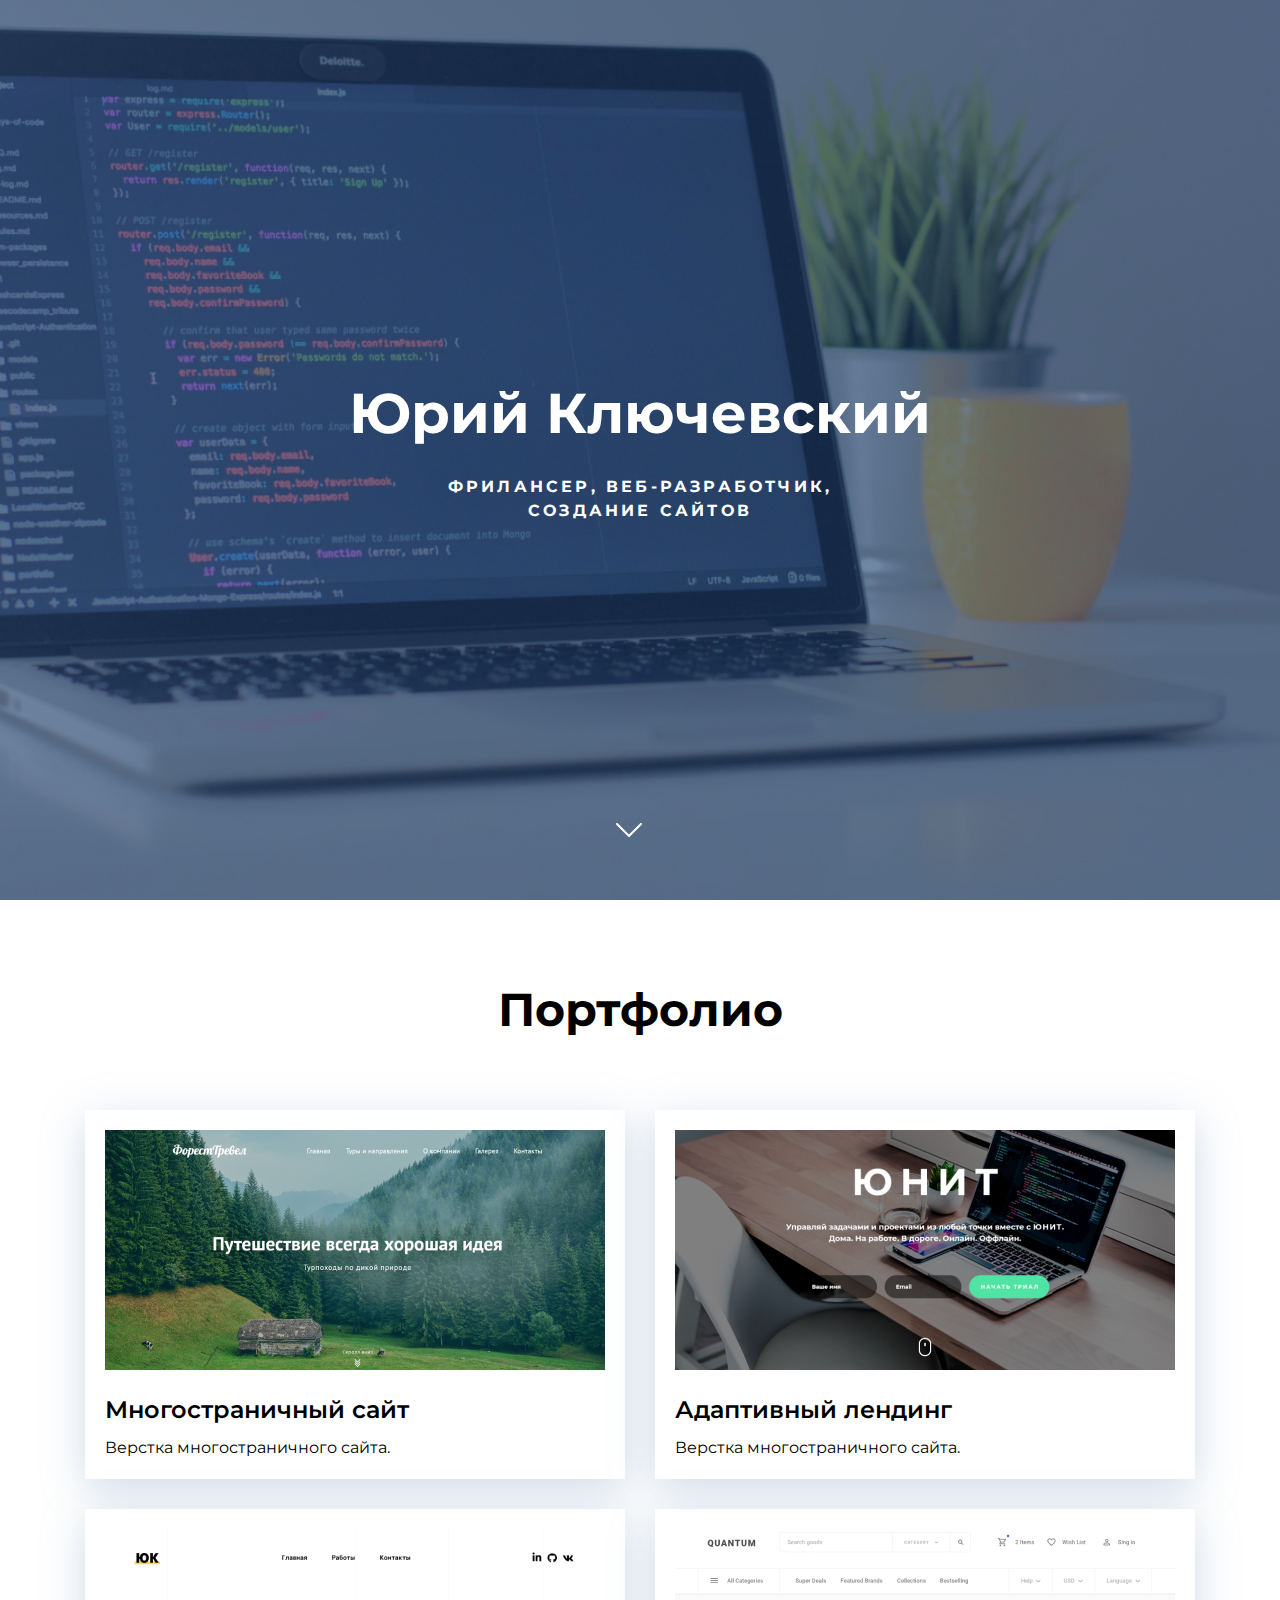
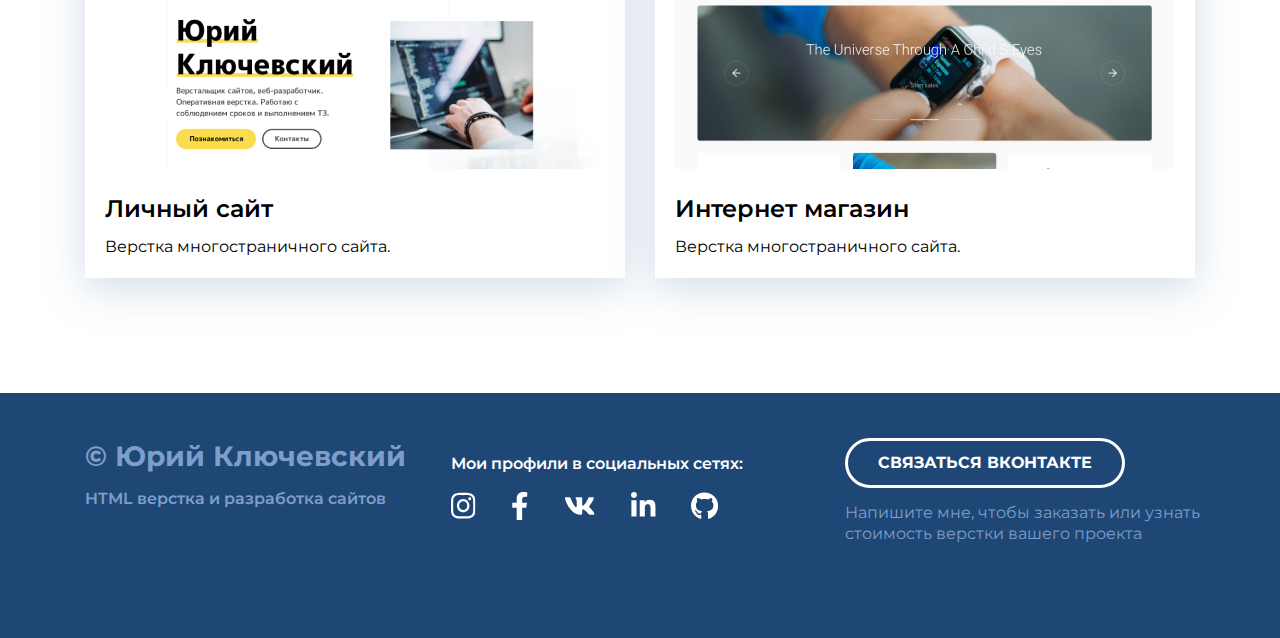
<file: index.html>
<!DOCTYPE html>
<html lang="en">

<head>
    <meta charset="UTF-8">
    <meta http-equiv="X-UA-Compatible" content="IE=edge">
    <meta name="viewport" content="width=device-width, initial-scale=1.0">
    <title>Document</title>
    <link rel="preconnect" href="https://fonts.googleapis.com">
    <link rel="preconnect" href="https://fonts.googleapis.com">
    <link rel="preconnect" href="https://fonts.gstatic.com" crossorigin>
    <link href="https://fonts.googleapis.com/css2?family=Montserrat:wght@400;600;700&display=swap" rel="stylesheet">
    <link rel="stylesheet" href="css/media.css">
    <link rel="stylesheet" href="css/style.css">
    

</head>

<body>
    <div class="header">
        <h1 class="header-title">Юрий Ключевский</h1>
        <p class="header-subtitle">фрилансер, веб-разработчик,<br>
            создание сайтов<br></p>
        <div class="header-arrow"><img src="header/Shape.svg" alt="Arrow"></div>

    </div>
    <div class="portfolio ">
        <div class="container">
            <h2 class="portfolio-header">Портфолио</h2>
            <!--portfolio-card-wrapper-->
            <div class="portfolio-card-wrapper">
                <!--//Card-->
                <!--/Card-->
                <div class="card">
                    <img class="card-img" src="project/forest.jpg" alt="Многостраничный сайт">
                    <h3 class="card-title">
                        <a class="card-link" href="forest-travel.html">Многостраничный сайт</a>
                    </h3>
                    <p>Верстка многостраничного сайта.</p>
                </div>
                <!--//Card-->
                <div class="card">
                    <img class="card-img" src="project/unit.jpg" alt="Адаптивный лендинг">
                    <h3 class="card-title">Адаптивный лендинг</h3>
                    <p>Верстка многостраничного сайта.</p>
                </div>
                <!--//Card-->
                <div class="card">
                    <img class="card-img" src="project/portfolio.jpg" alt="Личный сайт">
                    <h3 class="card-title">Личный сайт </h3>
                    <p>Верстка многостраничного сайта.</p>
                </div>
                <!--//Card-->
                <div class="card">
                    <img class="card-img" src="project/quantum.jpg" alt="Интернет магазин">
                    <h3 class="card-title">Интернет магазин</h3>
                    <p>Верстка многостраничного сайта.</p>
                </div>
                <!--//Card-->
            </div>
            <!--//portfolio-card-wrapper-->

        </div>
    </div>
    <div class="footer">
        <div class="container">
            <div class="footer-row">
                <!--footer-copiroight-->
                <div class="footer-copiright">
                    <div class="footer-copiright-name">
                        © Юрий Ключевский
                    </div>
                    <p>HTML верстка и разработка сайтов</p>
                </div>
                <!--footer-copiroight-->
                <!--footer-icons-->
                <div class="footer-icons">
                    <p>Мои профили в социальных сетях:</p>
                    <div class="footer-icons-row">
                        <a href="#"><svg width="25" height="30" viewBox="0 0 25 30" fill="none"
                                xmlns="http://www.w3.org/2000/svg">
                                <g clip-path="url(#clip0_406_541)">
                                    <path
                                        d="M12.2036 8.07137C8.74026 8.07137 5.9467 11.008 5.9467 14.6487C5.9467 18.2894 8.74026 21.226 12.2036 21.226C15.667 21.226 18.4605 18.2894 18.4605 14.6487C18.4605 11.008 15.667 8.07137 12.2036 8.07137ZM12.2036 18.9248C9.96551 18.9248 8.13581 17.0071 8.13581 14.6487C8.13581 12.2902 9.96006 10.3726 12.2036 10.3726C14.4472 10.3726 16.2714 12.2902 16.2714 14.6487C16.2714 17.0071 14.4417 18.9248 12.2036 18.9248V18.9248ZM20.1759 7.80233C20.1759 8.65526 19.5224 9.33646 18.7165 9.33646C17.9051 9.33646 17.2571 8.64953 17.2571 7.80233C17.2571 6.95512 17.9105 6.26819 18.7165 6.26819C19.5224 6.26819 20.1759 6.95512 20.1759 7.80233ZM24.3199 9.35936C24.2274 7.3043 23.7808 5.48395 22.3487 3.98416C20.9219 2.48437 19.1902 2.01498 17.2353 1.91194C15.2204 1.79172 9.18135 1.79172 7.1665 1.91194C5.217 2.00925 3.48532 2.47865 2.05314 3.97844C0.620969 5.47823 0.179881 7.29858 0.0818609 9.35363C-0.0324953 11.4717 -0.0324953 17.82 0.0818609 19.938C0.174435 21.9931 0.620969 23.8134 2.05314 25.3132C3.48532 26.813 5.21155 27.2824 7.1665 27.3854C9.18135 27.5056 15.2204 27.5056 17.2353 27.3854C19.1902 27.2881 20.9219 26.8187 22.3487 25.3132C23.7754 23.8134 24.2219 21.9931 24.3199 19.938C24.4343 17.82 24.4343 11.4774 24.3199 9.35936V9.35936ZM21.717 22.2106C21.2922 23.3326 20.4699 24.197 19.3972 24.6492C17.7907 25.3189 13.9789 25.1644 12.2036 25.1644C10.4284 25.1644 6.61106 25.3132 5.01007 24.6492C3.94274 24.2027 3.12047 23.3383 2.69027 22.2106C2.05314 20.5219 2.20017 16.5148 2.20017 14.6487C2.20017 12.7825 2.05859 8.76975 2.69027 7.08678C3.11502 5.9648 3.9373 5.10042 5.01007 4.64819C6.6165 3.97844 10.4284 4.133 12.2036 4.133C13.9789 4.133 17.7962 3.98416 19.3972 4.64819C20.4645 5.09469 21.2868 5.95907 21.717 7.08678C22.3541 8.77547 22.2071 12.7825 22.2071 14.6487C22.2071 16.5148 22.3541 20.5276 21.717 22.2106Z"
                                        fill="white" />
                                </g>
                                <defs>
                                    <clipPath id="clip0_406_541">
                                        <rect width="24.396" height="29.3088" fill="white" />
                                    </clipPath>
                                </defs>
                            </svg><!--инстаграм--></a>
                        <a href="#"><svg width="18" height="28" viewBox="0 0 18 28" fill="none"
                                xmlns="http://www.w3.org/2000/svg">
                                <path
                                    d="M15.2354 15.75L16.0115 10.6827H11.1589V7.3943C11.1589 6.00797 11.8368 4.65664 14.0101 4.65664H16.2162V0.342344C16.2162 0.342344 14.2143 0 12.3002 0C8.30387 0 5.69171 2.42703 5.69171 6.82063V10.6827H1.24951V15.75H5.69171V28H11.1589V15.75H15.2354Z"
                                    fill="white" />
                            </svg> <!--фейсбук--></a>
                        <a href="#"><svg width="32" height="28" viewBox="0 0 32 28" fill="none"
                                xmlns="http://www.w3.org/2000/svg">
                                <path
                                    d="M29.7687 6.43672C29.9708 5.75312 29.7687 5.25 28.7965 5.25H25.5793C24.76 5.25 24.3831 5.68203 24.181 6.16328C24.181 6.16328 22.5423 10.1609 20.2264 12.7531C19.4781 13.5023 19.134 13.743 18.7243 13.743C18.5222 13.743 18.2109 13.5023 18.2109 12.8188V6.43672C18.2109 5.61641 17.9815 5.25 17.3042 5.25H12.2462C11.7328 5.25 11.4269 5.63281 11.4269 5.98828C11.4269 6.76484 12.5849 6.94531 12.7051 9.13281V13.8797C12.7051 14.9188 12.5193 15.1102 12.1097 15.1102C11.0173 15.1102 8.36267 11.0961 6.78958 6.50234C6.47277 5.61094 6.16143 5.25 5.33665 5.25H2.11946C1.20183 5.25 1.01611 5.68203 1.01611 6.16328C1.01611 7.01641 2.10854 11.2547 6.10135 16.8547C8.7614 20.6773 12.5084 22.75 15.9168 22.75C17.9651 22.75 18.2163 22.2906 18.2163 21.4977C18.2163 17.8445 18.0306 17.5 19.0575 17.5C19.5327 17.5 20.352 17.7406 22.2638 19.5836C24.4486 21.7711 24.8091 22.75 26.0326 22.75H29.2498C30.1675 22.75 30.6317 22.2906 30.3641 21.3828C29.7523 19.4742 25.6175 15.5477 25.4318 15.2852C24.9566 14.6727 25.0931 14.3992 25.4318 13.8523C25.4373 13.8469 29.3645 8.3125 29.7687 6.43672Z"
                                    fill="white" />
                            </svg><!--вк--></a>
                        <a href="#"> <svg width="25" height="28" viewBox="0 0 25 28" fill="none"
                                xmlns="http://www.w3.org/2000/svg">
                                <g clip-path="url(#clip0_406_545)">
                                    <path
                                        d="M5.52285 24.5004H0.40755V8.1434H5.52285V24.5004ZM2.96244 5.91215C1.32674 5.91215 0 4.56684 0 2.94262C1.17077e-08 2.16245 0.312114 1.41423 0.86768 0.862563C1.42325 0.310898 2.17676 0.000976562 2.96244 0.000976562C3.74813 0.000976562 4.50164 0.310898 5.05721 0.862563C5.61277 1.41423 5.92489 2.16245 5.92489 2.94262C5.92489 4.56684 4.5976 5.91215 2.96244 5.91215ZM24.6678 24.5004H19.5635V16.5379C19.5635 14.6403 19.5249 12.2067 16.9039 12.2067C14.2444 12.2067 13.8369 14.2684 13.8369 16.4012V24.5004H8.72707V8.1434H13.6331V10.3746H13.7047C14.3876 9.08949 16.0558 7.73324 18.5446 7.73324C23.7216 7.73324 24.6733 11.1184 24.6733 15.5153V24.5004H24.6678Z"
                                        fill="white" />
                                </g>
                                <defs>
                                    <clipPath id="clip0_406_545">
                                        <rect width="24.6733" height="28" fill="white" />
                                    </clipPath>
                                </defs>
                            </svg><!--лн--></a>
                        <a href="#"><svg width="28" height="28" viewBox="0 0 28 28" fill="none"
                                xmlns="http://www.w3.org/2000/svg">
                                <g clip-path="url(#clip0_406_543)">
                                    <path
                                        d="M9.08714 21.7328C9.08714 21.8422 8.96116 21.9297 8.80232 21.9297C8.62156 21.9461 8.49558 21.8586 8.49558 21.7328C8.49558 21.6234 8.62156 21.5359 8.78041 21.5359C8.94473 21.5195 9.08714 21.607 9.08714 21.7328ZM7.38365 21.4867C7.34531 21.5961 7.45486 21.7219 7.61918 21.7547C7.76159 21.8094 7.92592 21.7547 7.95878 21.6453C7.99165 21.5359 7.88758 21.4102 7.72325 21.3609C7.58084 21.3227 7.42199 21.3773 7.38365 21.4867ZM9.8047 21.3938C9.64585 21.432 9.5363 21.5359 9.55273 21.6617C9.56916 21.7711 9.71158 21.8422 9.8759 21.8039C10.0347 21.7656 10.1443 21.6617 10.1279 21.5523C10.1114 21.4484 9.96354 21.3773 9.8047 21.3938ZM13.4089 0.4375C5.81161 0.4375 0 6.19609 0 13.7812C0 19.8461 3.82328 25.0359 9.28433 26.8625C9.98545 26.9883 10.2319 26.5562 10.2319 26.2008C10.2319 25.8617 10.2155 23.9914 10.2155 22.843C10.2155 22.843 6.38127 23.6633 5.57608 21.2133C5.57608 21.2133 4.95164 19.6219 4.05334 19.2117C4.05334 19.2117 2.79899 18.3531 4.14098 18.3695C4.14098 18.3695 5.50487 18.4789 6.25529 19.7805C7.45485 21.8914 9.46509 21.2844 10.2484 20.9234C10.3744 20.0484 10.7304 19.4414 11.1248 19.0805C8.06286 18.7414 4.97356 18.2984 4.97356 13.0375C4.97356 11.5336 5.38984 10.7789 6.26624 9.81641C6.12383 9.46094 5.65824 7.99531 6.40866 6.10313C7.55345 5.74766 10.1881 7.57969 10.1881 7.57969C11.2836 7.27344 12.4613 7.11484 13.628 7.11484C14.7947 7.11484 15.9723 7.27344 17.0678 7.57969C17.0678 7.57969 19.7025 5.74219 20.8473 6.10313C21.5977 8.00078 21.1321 9.46094 20.9897 9.81641C21.8661 10.7844 22.4029 11.5391 22.4029 13.0375C22.4029 18.3148 19.1767 18.7359 16.1148 19.0805C16.6187 19.5125 17.0459 20.3328 17.0459 21.618C17.0459 23.4609 17.0295 25.7414 17.0295 26.1898C17.0295 26.5453 17.2815 26.9773 17.9771 26.8516C23.4546 25.0359 27.1683 19.8461 27.1683 13.7812C27.1683 6.19609 21.0061 0.4375 13.4089 0.4375ZM5.32411 19.2992C5.25291 19.3539 5.26934 19.4797 5.36246 19.5836C5.4501 19.6711 5.57608 19.7094 5.64729 19.6383C5.71849 19.5836 5.70206 19.4578 5.60894 19.3539C5.5213 19.2664 5.39532 19.2281 5.32411 19.2992ZM4.73255 18.8562C4.6942 18.9273 4.74898 19.0148 4.85853 19.0695C4.94617 19.1242 5.05572 19.1078 5.09406 19.0312C5.1324 18.9602 5.07763 18.8727 4.96808 18.818C4.85853 18.7852 4.77089 18.8016 4.73255 18.8562ZM6.50725 20.8031C6.41961 20.8742 6.45248 21.0383 6.57846 21.1422C6.70444 21.268 6.86329 21.2844 6.93449 21.1969C7.0057 21.1258 6.97284 20.9617 6.86329 20.8578C6.74278 20.732 6.57846 20.7156 6.50725 20.8031ZM5.88282 19.9992C5.79518 20.0539 5.79518 20.1961 5.88282 20.3219C5.97046 20.4477 6.11835 20.5023 6.18956 20.4477C6.2772 20.3766 6.2772 20.2344 6.18956 20.1086C6.11287 19.9828 5.97046 19.9281 5.88282 19.9992Z"
                                        fill="white" />
                                </g>
                                <defs>
                                    <clipPath id="clip0_406_543">
                                        <rect width="27.1683" height="28" fill="white" />
                                    </clipPath>
                                </defs>
                            </svg><!--гитхаб--></a>
                    </div>


                </div>
                <!--footer-icons-->
                <!--footer-icons-->
                <div class="footer-contacts">
                    <a href="#" class="footer-button">Связаться Вконтакте</a>
                    <p>Напишите мне, чтобы заказать или узнать стоимость верстки вашего проекта</p>
                </div>
                <!--footer-icons-->
            </div>
        </div>
    </div>
</body>

</html>
</file>
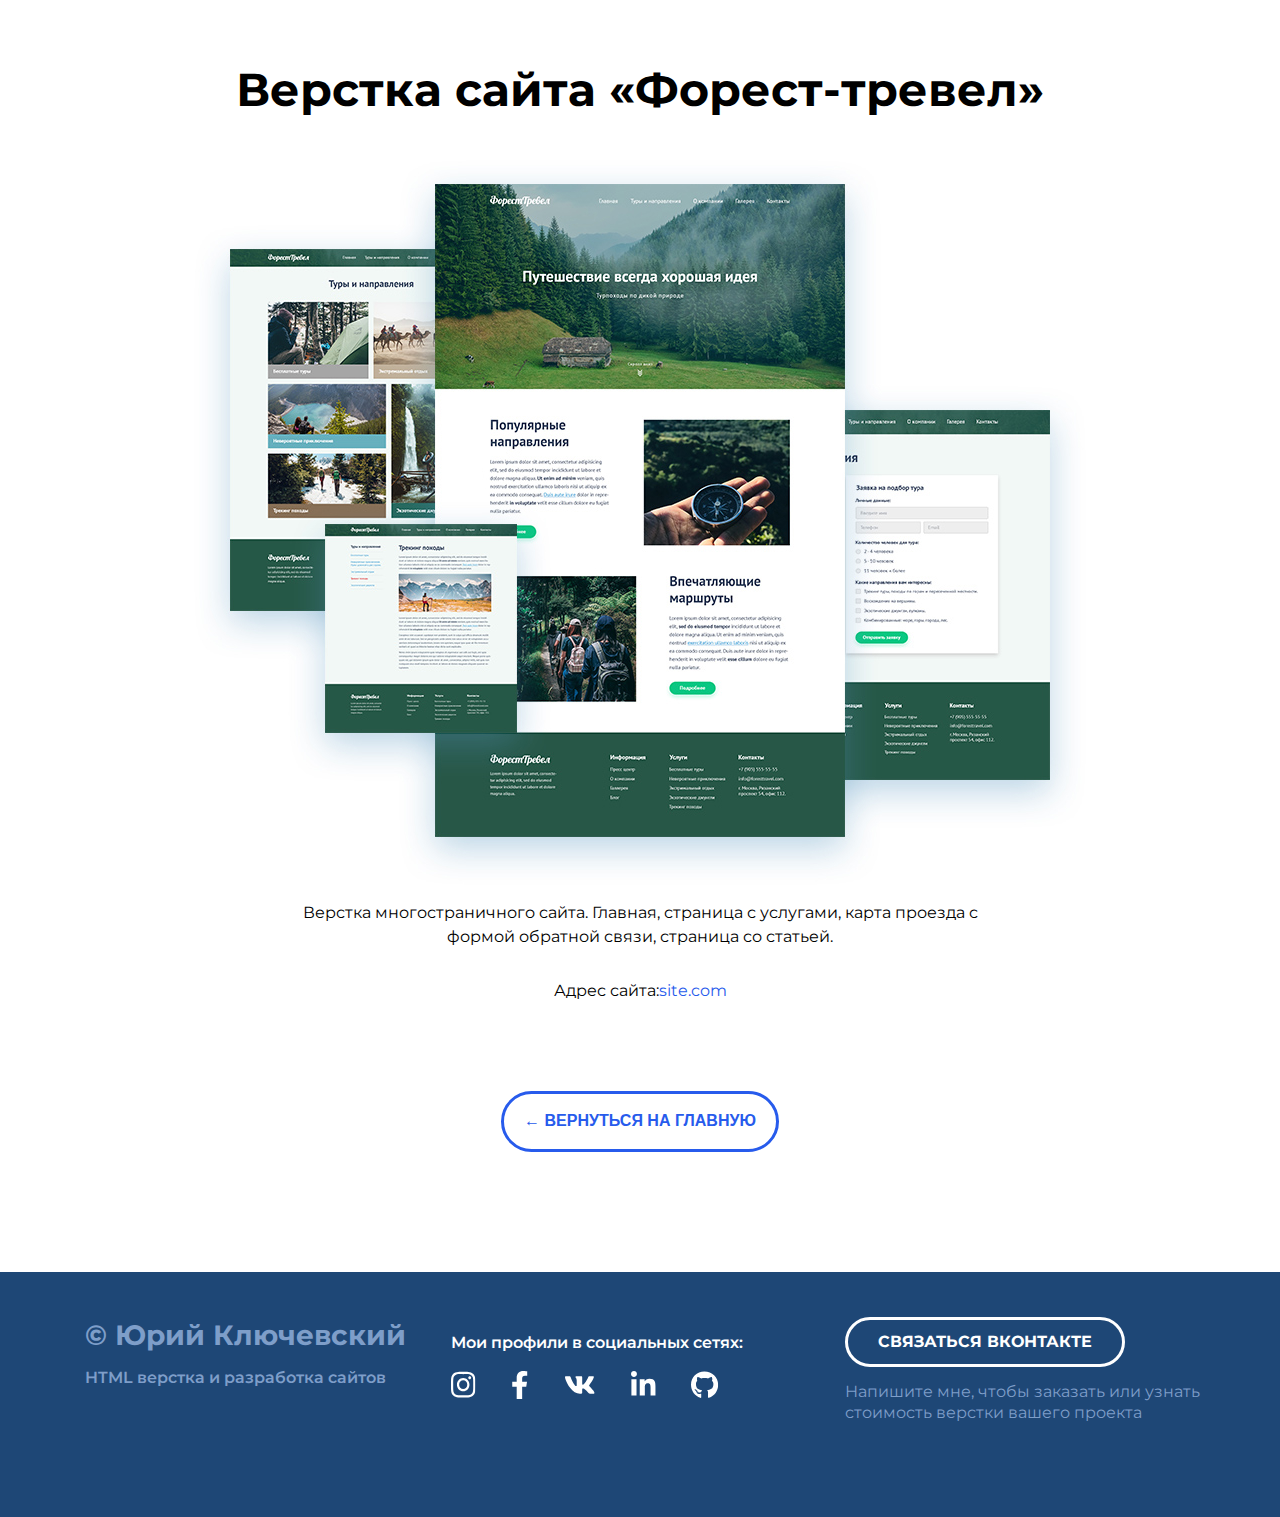
<file: forest-travel.html>
<!DOCTYPE html>
<html lang="en">

<head>
    <meta charset="UTF-8">
    <meta http-equiv="X-UA-Compatible" content="IE=edge">
    <meta name="viewport" content="width=device-width, initial-scale=1.0">
    <title>Document</title>
    <link rel="preconnect" href="https://fonts.googleapis.com">
    <link rel="preconnect" href="https://fonts.googleapis.com">
    <link rel="preconnect" href="https://fonts.gstatic.com" crossorigin>
    <link href="https://fonts.googleapis.com/css2?family=Montserrat:wght@400;600;700&display=swap" rel="stylesheet">
    <link rel="stylesheet" href="css/media.css">
    <link rel="stylesheet" href="css/footer.css">
    <link rel="stylesheet" href="css/style.css">
</head>

<body>
    <section class="section">
        <h1 class="section__title">Верстка сайта «Форест-тревел»</h1>
        <div class="section__img">
            <img class="img-active" src="header/forest.jpg" alt="">
        </div>

        <div class="section__page">
            <p class="section__page-text">Верстка многостраничного сайта. <a href="index.html">Главная</a>, страница с услугами, карта проезда с
                формой обратной связи, страница со статьей.</p>
            <p class="section__page-page">Адрес сайта:<a class="page-link" href="#">site.com</a> </p>
        </div>
        <div class="section__button">
            <button class="button"> ← ВЕРНУТЬСЯ НА ГЛАВНУЮ
            </button>
        </div>
    </section>
    <div class="footer">
        <div class="container">
            <div class="footer-row">
                <!--footer-copiroight-->
                <div class="footer-copiright">
                    <div class="footer-copiright-name">
                        © Юрий Ключевский
                    </div>
                    <p>HTML верстка и разработка сайтов</p>
                </div>
                <!--footer-copiroight-->
                <!--footer-icons-->
                <div class="footer-icons">
                    <p>Мои профили в социальных сетях:</p>
                    <div class="footer-icons-row">
                        <a href="#"><svg width="25" height="30" viewBox="0 0 25 30" fill="none"
                                xmlns="http://www.w3.org/2000/svg">
                                <g clip-path="url(#clip0_406_541)">
                                    <path
                                        d="M12.2036 8.07137C8.74026 8.07137 5.9467 11.008 5.9467 14.6487C5.9467 18.2894 8.74026 21.226 12.2036 21.226C15.667 21.226 18.4605 18.2894 18.4605 14.6487C18.4605 11.008 15.667 8.07137 12.2036 8.07137ZM12.2036 18.9248C9.96551 18.9248 8.13581 17.0071 8.13581 14.6487C8.13581 12.2902 9.96006 10.3726 12.2036 10.3726C14.4472 10.3726 16.2714 12.2902 16.2714 14.6487C16.2714 17.0071 14.4417 18.9248 12.2036 18.9248V18.9248ZM20.1759 7.80233C20.1759 8.65526 19.5224 9.33646 18.7165 9.33646C17.9051 9.33646 17.2571 8.64953 17.2571 7.80233C17.2571 6.95512 17.9105 6.26819 18.7165 6.26819C19.5224 6.26819 20.1759 6.95512 20.1759 7.80233ZM24.3199 9.35936C24.2274 7.3043 23.7808 5.48395 22.3487 3.98416C20.9219 2.48437 19.1902 2.01498 17.2353 1.91194C15.2204 1.79172 9.18135 1.79172 7.1665 1.91194C5.217 2.00925 3.48532 2.47865 2.05314 3.97844C0.620969 5.47823 0.179881 7.29858 0.0818609 9.35363C-0.0324953 11.4717 -0.0324953 17.82 0.0818609 19.938C0.174435 21.9931 0.620969 23.8134 2.05314 25.3132C3.48532 26.813 5.21155 27.2824 7.1665 27.3854C9.18135 27.5056 15.2204 27.5056 17.2353 27.3854C19.1902 27.2881 20.9219 26.8187 22.3487 25.3132C23.7754 23.8134 24.2219 21.9931 24.3199 19.938C24.4343 17.82 24.4343 11.4774 24.3199 9.35936V9.35936ZM21.717 22.2106C21.2922 23.3326 20.4699 24.197 19.3972 24.6492C17.7907 25.3189 13.9789 25.1644 12.2036 25.1644C10.4284 25.1644 6.61106 25.3132 5.01007 24.6492C3.94274 24.2027 3.12047 23.3383 2.69027 22.2106C2.05314 20.5219 2.20017 16.5148 2.20017 14.6487C2.20017 12.7825 2.05859 8.76975 2.69027 7.08678C3.11502 5.9648 3.9373 5.10042 5.01007 4.64819C6.6165 3.97844 10.4284 4.133 12.2036 4.133C13.9789 4.133 17.7962 3.98416 19.3972 4.64819C20.4645 5.09469 21.2868 5.95907 21.717 7.08678C22.3541 8.77547 22.2071 12.7825 22.2071 14.6487C22.2071 16.5148 22.3541 20.5276 21.717 22.2106Z"
                                        fill="white" />
                                </g>
                                <defs>
                                    <clipPath id="clip0_406_541">
                                        <rect width="24.396" height="29.3088" fill="white" />
                                    </clipPath>
                                </defs>
                            </svg><!--инстаграм--></a>
                        <a href="#"><svg width="18" height="28" viewBox="0 0 18 28" fill="none"
                                xmlns="http://www.w3.org/2000/svg">
                                <path
                                    d="M15.2354 15.75L16.0115 10.6827H11.1589V7.3943C11.1589 6.00797 11.8368 4.65664 14.0101 4.65664H16.2162V0.342344C16.2162 0.342344 14.2143 0 12.3002 0C8.30387 0 5.69171 2.42703 5.69171 6.82063V10.6827H1.24951V15.75H5.69171V28H11.1589V15.75H15.2354Z"
                                    fill="white" />
                            </svg> <!--фейсбук--></a>
                        <a href="#"><svg width="32" height="28" viewBox="0 0 32 28" fill="none"
                                xmlns="http://www.w3.org/2000/svg">
                                <path
                                    d="M29.7687 6.43672C29.9708 5.75312 29.7687 5.25 28.7965 5.25H25.5793C24.76 5.25 24.3831 5.68203 24.181 6.16328C24.181 6.16328 22.5423 10.1609 20.2264 12.7531C19.4781 13.5023 19.134 13.743 18.7243 13.743C18.5222 13.743 18.2109 13.5023 18.2109 12.8188V6.43672C18.2109 5.61641 17.9815 5.25 17.3042 5.25H12.2462C11.7328 5.25 11.4269 5.63281 11.4269 5.98828C11.4269 6.76484 12.5849 6.94531 12.7051 9.13281V13.8797C12.7051 14.9188 12.5193 15.1102 12.1097 15.1102C11.0173 15.1102 8.36267 11.0961 6.78958 6.50234C6.47277 5.61094 6.16143 5.25 5.33665 5.25H2.11946C1.20183 5.25 1.01611 5.68203 1.01611 6.16328C1.01611 7.01641 2.10854 11.2547 6.10135 16.8547C8.7614 20.6773 12.5084 22.75 15.9168 22.75C17.9651 22.75 18.2163 22.2906 18.2163 21.4977C18.2163 17.8445 18.0306 17.5 19.0575 17.5C19.5327 17.5 20.352 17.7406 22.2638 19.5836C24.4486 21.7711 24.8091 22.75 26.0326 22.75H29.2498C30.1675 22.75 30.6317 22.2906 30.3641 21.3828C29.7523 19.4742 25.6175 15.5477 25.4318 15.2852C24.9566 14.6727 25.0931 14.3992 25.4318 13.8523C25.4373 13.8469 29.3645 8.3125 29.7687 6.43672Z"
                                    fill="white" />
                            </svg><!--вк--></a>
                        <a href="#"> <svg width="25" height="28" viewBox="0 0 25 28" fill="none"
                                xmlns="http://www.w3.org/2000/svg">
                                <g clip-path="url(#clip0_406_545)">
                                    <path
                                        d="M5.52285 24.5004H0.40755V8.1434H5.52285V24.5004ZM2.96244 5.91215C1.32674 5.91215 0 4.56684 0 2.94262C1.17077e-08 2.16245 0.312114 1.41423 0.86768 0.862563C1.42325 0.310898 2.17676 0.000976562 2.96244 0.000976562C3.74813 0.000976562 4.50164 0.310898 5.05721 0.862563C5.61277 1.41423 5.92489 2.16245 5.92489 2.94262C5.92489 4.56684 4.5976 5.91215 2.96244 5.91215ZM24.6678 24.5004H19.5635V16.5379C19.5635 14.6403 19.5249 12.2067 16.9039 12.2067C14.2444 12.2067 13.8369 14.2684 13.8369 16.4012V24.5004H8.72707V8.1434H13.6331V10.3746H13.7047C14.3876 9.08949 16.0558 7.73324 18.5446 7.73324C23.7216 7.73324 24.6733 11.1184 24.6733 15.5153V24.5004H24.6678Z"
                                        fill="white" />
                                </g>
                                <defs>
                                    <clipPath id="clip0_406_545">
                                        <rect width="24.6733" height="28" fill="white" />
                                    </clipPath>
                                </defs>
                            </svg><!--лн--></a>
                        <a href="#"><svg width="28" height="28" viewBox="0 0 28 28" fill="none"
                                xmlns="http://www.w3.org/2000/svg">
                                <g clip-path="url(#clip0_406_543)">
                                    <path
                                        d="M9.08714 21.7328C9.08714 21.8422 8.96116 21.9297 8.80232 21.9297C8.62156 21.9461 8.49558 21.8586 8.49558 21.7328C8.49558 21.6234 8.62156 21.5359 8.78041 21.5359C8.94473 21.5195 9.08714 21.607 9.08714 21.7328ZM7.38365 21.4867C7.34531 21.5961 7.45486 21.7219 7.61918 21.7547C7.76159 21.8094 7.92592 21.7547 7.95878 21.6453C7.99165 21.5359 7.88758 21.4102 7.72325 21.3609C7.58084 21.3227 7.42199 21.3773 7.38365 21.4867ZM9.8047 21.3938C9.64585 21.432 9.5363 21.5359 9.55273 21.6617C9.56916 21.7711 9.71158 21.8422 9.8759 21.8039C10.0347 21.7656 10.1443 21.6617 10.1279 21.5523C10.1114 21.4484 9.96354 21.3773 9.8047 21.3938ZM13.4089 0.4375C5.81161 0.4375 0 6.19609 0 13.7812C0 19.8461 3.82328 25.0359 9.28433 26.8625C9.98545 26.9883 10.2319 26.5562 10.2319 26.2008C10.2319 25.8617 10.2155 23.9914 10.2155 22.843C10.2155 22.843 6.38127 23.6633 5.57608 21.2133C5.57608 21.2133 4.95164 19.6219 4.05334 19.2117C4.05334 19.2117 2.79899 18.3531 4.14098 18.3695C4.14098 18.3695 5.50487 18.4789 6.25529 19.7805C7.45485 21.8914 9.46509 21.2844 10.2484 20.9234C10.3744 20.0484 10.7304 19.4414 11.1248 19.0805C8.06286 18.7414 4.97356 18.2984 4.97356 13.0375C4.97356 11.5336 5.38984 10.7789 6.26624 9.81641C6.12383 9.46094 5.65824 7.99531 6.40866 6.10313C7.55345 5.74766 10.1881 7.57969 10.1881 7.57969C11.2836 7.27344 12.4613 7.11484 13.628 7.11484C14.7947 7.11484 15.9723 7.27344 17.0678 7.57969C17.0678 7.57969 19.7025 5.74219 20.8473 6.10313C21.5977 8.00078 21.1321 9.46094 20.9897 9.81641C21.8661 10.7844 22.4029 11.5391 22.4029 13.0375C22.4029 18.3148 19.1767 18.7359 16.1148 19.0805C16.6187 19.5125 17.0459 20.3328 17.0459 21.618C17.0459 23.4609 17.0295 25.7414 17.0295 26.1898C17.0295 26.5453 17.2815 26.9773 17.9771 26.8516C23.4546 25.0359 27.1683 19.8461 27.1683 13.7812C27.1683 6.19609 21.0061 0.4375 13.4089 0.4375ZM5.32411 19.2992C5.25291 19.3539 5.26934 19.4797 5.36246 19.5836C5.4501 19.6711 5.57608 19.7094 5.64729 19.6383C5.71849 19.5836 5.70206 19.4578 5.60894 19.3539C5.5213 19.2664 5.39532 19.2281 5.32411 19.2992ZM4.73255 18.8562C4.6942 18.9273 4.74898 19.0148 4.85853 19.0695C4.94617 19.1242 5.05572 19.1078 5.09406 19.0312C5.1324 18.9602 5.07763 18.8727 4.96808 18.818C4.85853 18.7852 4.77089 18.8016 4.73255 18.8562ZM6.50725 20.8031C6.41961 20.8742 6.45248 21.0383 6.57846 21.1422C6.70444 21.268 6.86329 21.2844 6.93449 21.1969C7.0057 21.1258 6.97284 20.9617 6.86329 20.8578C6.74278 20.732 6.57846 20.7156 6.50725 20.8031ZM5.88282 19.9992C5.79518 20.0539 5.79518 20.1961 5.88282 20.3219C5.97046 20.4477 6.11835 20.5023 6.18956 20.4477C6.2772 20.3766 6.2772 20.2344 6.18956 20.1086C6.11287 19.9828 5.97046 19.9281 5.88282 19.9992Z"
                                        fill="white" />
                                </g>
                                <defs>
                                    <clipPath id="clip0_406_543">
                                        <rect width="27.1683" height="28" fill="white" />
                                    </clipPath>
                                </defs>
                            </svg><!--гитхаб--></a>
                    </div>


                </div>
                <!--footer-icons-->
                <!--footer-icons-->
                <div class="footer-contacts">
                    <a href="#" class="footer-button">Связаться Вконтакте</a>
                    <p>Напишите мне, чтобы заказать или узнать стоимость верстки вашего проекта</p>
                </div>
                <!--footer-icons-->
            </div>
        </div>
    </div>
</body>

</html>
</file>
<file: css/media.css>
@media (max-width:767px) {
  .header-title {
    font-size: 32px!important;
}
  .header-subtitle {
    font-size: 14px;
    margin-top: 10px;

  }
  .portfolio-header{
      font-size: 32px!important;
  }
  .portfolio-card-wrapper{
    display: flex;
    gap: 30px;
    flex-wrap: wrap;
    justify-content: center!important;
   
  }
  .card{
    width: 290px!important;
  }
  .card-img{
     width: 260px!important;
  }
  .card-title{
      font-size: 18px!important;
  }
  .card-link{
    font-size: 18px!important;
  }
  .card p{
    font-size: 14px!important;
  }
  .footer-row {
    display: flex;
    flex-direction: column-reverse!important;
    gap: 30px;
    flex-wrap: wrap;
    justify-content: space-between;
    align-content: flex-end!important;
}
.footer-contacts p{
  font-size: 14px!important;
  width: 290px!important;
  text-align: center!important;
}
.footer-icons{
  font-size: 14px!important;
}
.footer-copiright-name{
  font-size: 18px!important;
}
.footer-copiright-name p{
  font-size: 18px!important;
}
.footer-button{
  font-size: 16px !important;
}
/*forest-travel*/
.section__title{
  font-size: 28px!important;
  width: 290px!important;;
}
.section__img{

  width: 290px!important;
  height: 235px!important;
}
.section__page-text{
  font-size: 16px!important;
  width: 290px!important;
}
.section__page-page{
  font-size: 16px!important;
  margin-bottom: 15px!important;
}
.img-active{
  margin-left: 80px!important;
}
/*forest-travel*/
}
</file>
<file: css/style.css>
*{
    box-sizing: border-box;
}

body{
    margin: 0;
    font-family: 'Montserrat', sans-serif;
}
@import url('https://fonts.googleapis.com/css2?family=Montserrat:wght@400;600;700&display=swap');
.container{
    max-width: 1110px;
    margin-left: auto;
    margin-right: auto;
   
}
.none{
    display: none !important;
}
.header{
    position: relative;
    display: flex;
    flex-direction: column;
    justify-content: center;
    align-items: center;
    width:100%;
    height: 100vh;
    background-color: #556983;
    background-image: url("./../header/header-bg.jpg");
    background-size: cover;
    background-repeat: no-repeat;
    background-position: center;
    
}
.header-title{
    margin: 0;
    margin-bottom: 25px;
   font-style: normal;
    font-weight: 700;
    font-size: 56px;
    line-height: 130%;
    text-align: center;
    color: #FFFFFF;
}
.header-subtitle{
    margin: 0;
    font-weight: 700;
    font-size: 16px;
    line-height: 150%;
    text-align: center;
    letter-spacing: 0.2em;
    text-transform: uppercase;
    color: #FFFFFF;
   
   
}
.header-arrow{
    width: 48px;
    height:48px;
    position: absolute;
    bottom: 30px;
    left: 50%;
    transform: translate(-50% ,0);
}

/*Portfolio*/
.portfolio{
    padding-top: 80px;
    padding-bottom: 115px;
}
.portfolio-header{
    margin: 0;
    margin-bottom: 70px;
    font-weight: 700;
    font-size: 46px;
    line-height: 130%;
    text-align: center;
    color: #000000;
}
.portfolio-card-wrapper{
    display: flex;
    flex-wrap: wrap;
    justify-content: space-between;
    gap:30px
}
.card{
    padding: 20px;
    width: 540px;
    background-color: #FFFFFF;
    box-shadow: 0px 10px 40px rgba(126, 155, 189, 0.35);

}

.card-img{
    margin-bottom: 20px;
}

.card-title{
    margin: 0;
    margin-bottom: 13px;
    font-style: normal;
    font-weight: 600;
    font-size: 24px;
    line-height: 130%;
     color: #000000;
}
.card-link{
    margin: 0;
    margin-bottom: 13px;
    font-style: normal;
    font-weight: 600;
    font-size: 24px;
    line-height: 130%;
     color: #000000;
     text-decoration: none;
}
.card p { 
    margin: 0;
    font-size: 16px;
    line-height: 130%;
    color: #000000;
}

/*footer*/
.footer{
    padding-top: 45px;
    padding-bottom: 130;
    background: #1E4776;
    color: white;
}
.footer-row{
    display: flex;
    flex-direction: row;
    gap:30px;
    flex-wrap: wrap;
    justify-content: space-between;
}
.footer-copiright{
    max-width: 350px;
    color: #7E9EC9;
    line-height: 1.3;
    flex-grow: 1;
}
.footer-copiright-name{
    font-weight: 700;
    font-size: 28px;
    margin-bottom: 15px;
}
.footer-copiright p{
    margin: 0;
    margin-bottom: 15px;
    font-size: 16px;
    font-weight: 600;
}
.footer-icons{
    width: 350px;
    flex-grow: 1;
}
.footer-icons p{
    font-weight: 600;
    font-size: 16px;
    line-height: 1.3;
}
.footer-icons-row{
    display: flex;
    align-items: center;
    gap: 35px;
}
.footer-contacts{
    max-width: 350px;
    flex-grow: 1;
}
.footer-button{
    display: inline-block;
    border: 3px solid #FFFFFF;
    border-radius: 50px;
    height: 50px;
    color: white;
    padding-left: 30px;
    padding-right: 30px;
    line-height: 44px;
    font-weight: 700;
    font-size: 16px;
    text-transform: uppercase;
    color: #FFFFFF;
    text-decoration: none;
}
.footer-contacts p{
    margin: 15px 0;
    font-weight: 400;
    font-size: 16px;
    line-height: 1.3;
    color: #7E9EC9;
    width: 360px;
    height: 120px;
}
/*footer*/
/*forest-travel.html*/
/*section-header*/
.section__title{
    margin-top: 60px;
    font-weight: 700;
    font-size: 46px;
    line-height: 130%;
    text-align: center;
    color: #000000;

}
.section__img {
    margin-top: 40px;
    display: flex;
    justify-content: center;
}
.section__page{
    display: flex;
    flex-direction: column;
    align-items: center;
}
.section__page-text{
    font-weight: 400;
    font-size: 16px;
    line-height: 1.5;
    width: 730px;
    text-align: center;
}
.section__page-text a{
    font-weight: 400;
    font-size: 16px;
    line-height: 1.5;
    text-decoration: none;
    color: #000000;
}
.section__page-page{
    padding-bottom: 15px;
}
.section__button{
    display: flex;
    justify-content: center;
    height: 61px;
    margin-top: 60px;
}
.button{
    background: transparent;
    border: 3px solid #275BEC;
    border-radius: 50px;
    width: 301;
    color: #275BEC;
    font-weight: 700;
    font-size: 16px;
    line-height: 1.3;
    padding-left: 30px;
    padding-right: 30px;
    padding-right: 20px;
    padding-left: 20px;
}

.page-link{
    color:#275BEC;
    text-decoration: none;
}

/*section-header*/
/*forest-travel.html*/
@import url(../css/media.css);
</file>
<file: css/footer.css>
.footer{
    margin-top: 120px;
}
</file>
